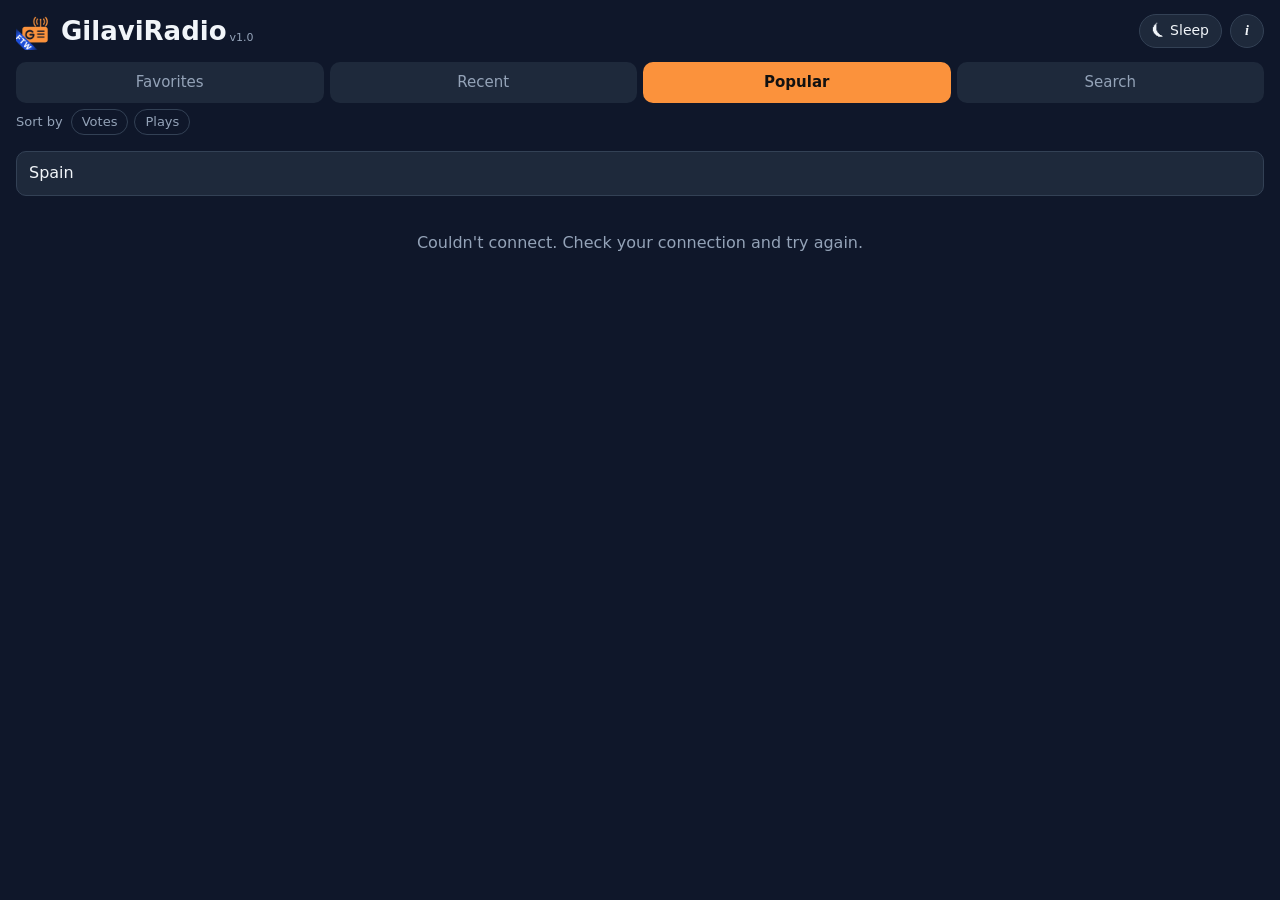
<file: index.html>
<!doctype html>
<html lang="es">
<head>
  <meta charset="utf-8">
  <meta name="viewport" content="width=device-width, initial-scale=1, viewport-fit=cover">
  <title>GilaviRadio</title>
  <meta name="apple-mobile-web-app-capable" content="yes">
  <meta name="mobile-web-app-capable" content="yes">
  <meta name="apple-mobile-web-app-status-bar-style" content="black-translucent">
  <meta name="apple-mobile-web-app-title" content="GilaviRadio">
  <meta name="theme-color" content="#0f172a">
  <link rel="apple-touch-icon" href="icons/apple-touch-icon.png?v=1.0.24">
  <link rel="manifest" href="manifest.webmanifest">
  <link rel="stylesheet" href="style.css?v=1.0.24">
  <script>
    // En la app de pantalla de inicio del iPhone, el alto que da el navegador a veces no incluye
    // la zona de la hora (unos 47 px) y la app se queda corta por abajo. Usamos el alto real de la pantalla.
    (function () {
      function setAppH() {
        var standalone = navigator.standalone || (window.matchMedia && matchMedia("(display-mode: standalone)").matches);
        var h = window.innerHeight;
        if (standalone && window.screen) {
          var land = window.matchMedia && matchMedia("(orientation: landscape)").matches;
          var sh = land ? Math.min(screen.width, screen.height) : Math.max(screen.width, screen.height);
          if (sh > h) h = sh;
        }
        document.documentElement.style.setProperty("--appH", h + "px");
      }
      setAppH();
      window.addEventListener("resize", setAppH);
      window.addEventListener("orientationchange", function () { setTimeout(setAppH, 300); });
      window.addEventListener("pageshow", setAppH);
    })();
  </script>
</head>
<body>
  <header class="top">
    <h1 class="appTitle"><img src="icons/icon-192.png?v=1.0.24" class="appLogo" alt="">GilaviRadio<small id="hdrVer" class="hdrVer">v1.0</small></h1>
    <div class="topBtns">
      <button id="sleepBtn" class="chip" title="Temporizador" data-i18n-title>⏾ <span id="sleepLabel" data-i18n>Apagar</span></button>
      <button id="infoBtn" class="chip round" aria-label="Información e historial" data-i18n-aria>i</button>
    </div>
  </header>

  <div class="stickyTop">
  <nav class="tabs">
    <button data-tab="favs" data-i18n>Favoritas</button>
    <button data-tab="recent" data-i18n>Recientes</button>
    <button data-tab="home" class="active" data-i18n>Populares</button>
    <button data-tab="search" data-i18n>Buscar</button>
  </nav>
  <div id="sortBar" class="sortBar">
    <span data-i18n>Ordenar por</span>
    <button data-sort="votes" data-i18n>Votos</button>
    <button data-sort="clickcount" data-i18n>Escuchas</button>
  </div>
  </div>

  <main>
    <section id="tab-home" class="tab active">
      <div class="filters">
        <select id="homeCountry" aria-label="País" data-i18n-aria></select>
      </div>
      <div class="scroll">
      <ul id="homeList" class="list"></ul>
      <button id="homeMore" class="more" hidden data-i18n>Cargar más</button>
      </div>
    </section>

    <section id="tab-search" class="tab">
      <button type="button" id="searchShow" class="searchShow" hidden><span>🔎</span><span id="searchSummary" class="sum"></span><span class="chg" data-i18n>Cambiar ▾</span></button>
      <form id="searchForm" class="filters">
        <div class="qWrap"><input id="qName" type="search" placeholder="Nombre de la emisora" data-i18n-ph autocomplete="off"><button type="button" id="qClear" class="qClear" aria-label="Borrar" data-i18n-aria hidden>✕</button></div>
        <div class="pickWrap"><button type="button" id="qCountryBtn" class="pickBtn" data-i18n>Cualquier país</button><button type="button" id="qCountryClear" class="qClear" aria-label="Quitar países" data-i18n-aria hidden>✕</button></div>
        <div class="pickWrap"><button type="button" id="qTagBtn" class="pickBtn" data-i18n>Cualquier género</button><button type="button" id="qTagClear" class="qClear" aria-label="Quitar géneros" data-i18n-aria hidden>✕</button></div>
        <button type="submit" id="searchGo" class="primary full">Buscar</button>
        <button type="button" id="rGo" class="primary third alt" data-i18n>🎲 Aleatoria</button>
        <button type="button" id="nearGo" class="primary third alt" data-i18n>📍 Cerca de mí</button>
        <button type="button" id="mapGo" class="primary third alt" data-i18n>🗺️ Mapa</button>
      </form>
      <div class="scroll">
      <div id="rCard" class="rCard" hidden>
        <img id="rLogo" class="rLogo" alt="" src="icons/icon-192.png">
        <div id="rName" class="rName"></div>
        <div id="rMeta" class="rMeta"></div>
        <button id="rFav" class="icon rFav" aria-label="Favorita" data-i18n-aria>☆</button>
        <button id="rNext" class="more rBtn" data-i18n>Siguiente ⏭</button>
      </div>
      <ul id="searchList" class="list"></ul>
      <button id="searchMore" class="more" hidden data-i18n>Cargar más</button>
      </div>
    </section>

    <section id="tab-recent" class="tab">
      <div class="scroll">
      <p id="recentEmpty" class="empty" data-i18n>Aquí aparecerán las últimas 10 emisoras que escuches.</p>
      <ul id="recentList" class="list"></ul>
      </div>
      <div id="recentBar" class="favBar" hidden>
        <button id="recentClear" class="chip" data-i18n>🗑 Borrar recientes</button>
      </div>
    </section>

    <section id="tab-favs" class="tab">
      <p id="favHelp" class="small" hidden data-i18n>Mantén el dedo en ≡ y arrastra cada emisora a su sitio (o usa A–Z / Más escuchadas). Después pulsa Guardar.</p>
      <div class="scroll">
      <p id="favsEmpty" class="empty" data-i18n>Aún no tienes favoritas. Pulsa ☆ en cualquier emisora para guardarla aquí.</p>
      <ul id="favsList" class="list"></ul>
      </div>
      <div id="favBar" class="favBar" hidden>
        <button id="favSortBtn" class="chip" data-i18n>↕ Editar orden</button>
        <span id="favSortTools" hidden>
          <button id="favAZ" class="chip">A–Z</button>
          <button id="favMost" class="chip" data-i18n>Más escuchadas</button>
          <span class="btnPair"><button id="favDone" class="chip on" data-i18n>Guardar</button><button id="favCancel" class="chip" data-i18n>Cancelar</button></span>
        </span>
      </div>
    </section>
    <button id="toTop" class="toTop" hidden aria-label="Volver arriba" data-i18n-aria>↑</button>
  </main>

  <footer id="player" class="player" hidden>
    <img id="pLogo" alt="">
    <div class="pInfo">
      <div id="pName" class="pName"></div>
      <div id="pStatus" class="pStatus"></div>
      <div id="pPop" class="pPop" hidden></div>
    </div>
    <button id="pVote" class="icon voteBtn" aria-label="Votar esta emisora" data-i18n-aria></button>
    <button id="pFav" class="icon" aria-label="Favorita" data-i18n-aria>☆</button>
    <button id="pToggle" class="icon big" aria-label="Reproducir" data-i18n-aria>▶</button>
  </footer>

  <div id="info" class="sheet" hidden>
    <div class="sheetHead">
      <h1 class="appTitle"><img src="icons/icon-192.png?v=1.0.24" class="appLogo" alt="">GilaviRadio<small class="hdrVer">v1.0</small></h1>
      <button id="infoClose" class="chip" data-i18n>Cerrar</button>
    </div>
    <nav class="stTabs infoTabs">
      <button data-it="hist" class="active" data-i18n>Historial de escuchas</button>
      <button data-it="info" data-i18n>Info</button>
    </nav>

    <div id="infoPaneHist">
    <h3 data-i18n>Tu historial de escucha</h3>
    <div class="statGrid">
      <div class="stat"><div id="statHours" class="statNum">0 h</div><div class="statLbl" data-i18n>de escucha</div></div>
      <div class="stat"><div id="statStations" class="statNum">0</div><div class="statLbl" data-i18n>emisoras distintas</div></div>
      <div class="stat"><div id="statCountries" class="statNum">0</div><div class="statLbl" data-i18n>países</div></div>
    </div>
    <p id="statSince" class="small"></p>

    <h3 data-i18n>Emisoras más escuchadas</h3>
    <ul id="statTopStations" class="rank"></ul>

    <h3 data-i18n>Países</h3>
    <ul id="statTopCountries" class="rank"></ul>
    <button id="statReset" class="more danger" data-i18n>Borrar historial</button>
    </div>

    <div id="infoPaneInfo" hidden>
    <h3 data-i18n>Sobre la app</h3>
    <div class="ftw"><b>Free to World (FTW)</b><p data-i18n>GilaviRadio es una app totalmente gratuita y libre de anuncios, hecha para que cualquiera pueda usarla sin gasto alguno. Eso es lo que significa la franja azul «FTW» del icono.</p></div>
    <p class="small" data-i18n-html="Las emisoras vienen de {0}, una base de datos abierta mantenida por voluntarios.">Las emisoras vienen de <a href="https://www.radio-browser.info" target="_blank" rel="noopener">Radio Browser</a>, una base de datos abierta mantenida por voluntarios.</p>
    <p class="small" data-i18n>Tus favoritas y tu historial se guardan solo en este iPhone. Si borras la app de la pantalla de inicio, se pierden.</p>
    <h3 data-i18n>Avisos legales</h3>
    <p class="small" data-i18n>GilaviRadio no tiene cuentas, anuncios ni seguimiento. Solo se conecta al directorio de emisoras, a las propias emisoras y a servicios de mapas y logos.</p>
    <p class="small" data-i18n>Los nombres y logos de las emisoras pertenecen a sus dueños. GilaviRadio no tiene relación con ellas: el audio lo emite cada emisora desde sus propios servidores.</p>
    <p class="small" data-i18n-html="Mapa: {0}, con {1}. Código de la app con licencia {2}.">Mapa: <a href="https://www.openstreetmap.org/copyright" target="_blank" rel="noopener">© OpenStreetMap contributors</a>, con <a href="https://leafletjs.com" target="_blank" rel="noopener">Leaflet</a>. Código de la app con licencia <a href="https://github.com/gilavi82/GilaviRadio/blob/main/LICENSE" target="_blank" rel="noopener">MIT</a>.</p>
    <p class="small"><a href="privacidad.html" target="_blank" rel="noopener" data-i18n>Política de privacidad</a></p>
    <label class="langPick"><span data-i18n>Idioma de la app</span><select id="langSel"></select></label>
    <p class="small"><span data-i18n>Versión</span> <span id="appVersion"></span></p>
    <button id="appRefresh" class="primary refreshBtn" data-i18n>↻ Actualizar la app</button>
    </div>
  </div>

  <div id="picker" class="sheet" hidden>
    <div class="sheetHead">
      <h2 id="pickTitle" data-i18n>Países</h2>
      <button id="pickDone" class="chip on" data-i18n>Listo</button>
    </div>
    <input id="pickFilter" class="pickFilter" type="search" placeholder="Escribe para filtrar" data-i18n-ph autocomplete="off">
    <p id="pickHint" class="small"></p>
    <ul id="pickList" class="pickList"></ul>
    <button id="pickClear" class="more" data-i18n>Quitar selección</button>
  </div>

  <div id="stSheet" class="sheet" hidden>
    <div class="sheetHead">
      <h2 data-i18n>Ficha de la emisora</h2>
      <button id="stClose" class="chip" data-i18n>Cerrar</button>
    </div>
    <div class="stHead"><img id="stLogo" alt=""><div id="stName" class="n"></div></div>
    <nav class="stTabs">
      <button data-st="rel" class="active" data-i18n>Relacionadas</button>
      <button data-st="info" data-i18n>Info</button>
    </nav>
    <div id="stPaneInfo" hidden>
    <div class="logoTools">
      <a id="stGoogle" class="chip linkChip" href="https://www.google.com/" target="_blank" rel="noopener" data-i18n>🔎 Buscar logo en Google</a>
      <button id="stPaste" class="chip" data-i18n>📋 Pegar logo</button>
      <button id="stLogoReset" class="chip" hidden data-i18n>Quitar mi logo</button>
    </div>
    <p class="small" data-i18n-html="En Google, mantén el dedo sobre el logo que te guste y pulsa {0}. Vuelve aquí y pulsa {1}."><b data-i18n>Copiar</b><b data-i18n>Pegar logo</b></p>
    <ul id="stInfo" class="kv"></ul>
    <p class="small" data-i18n>Algunas emisoras no tienen todos los datos rellenos.</p>
    </div>
    <div id="stPaneRel">
      <div id="relSortBar" class="sortBar">
        <span data-i18n>Ordenar por</span>
        <button data-sort="votes" data-i18n>Votos</button>
        <button data-sort="clickcount" data-i18n>Escuchas</button>
      </div>
      <div id="relScroll">
      <p class="small" data-i18n>Primero otras de la misma cadena y después del mismo género, empezando por las del mismo país.</p>
      <ul id="stRelated" class="list"></ul>
      </div>
      <button id="relTop" class="toTop" hidden aria-label="Volver arriba" data-i18n-aria>↑</button>
    </div>

  </div>

  <div id="mapSheet" class="sheet mapSheet" hidden>
    <div class="sheetHead">
      <h2 data-i18n>Mapa</h2>
      <div class="topBtns">
        <button id="mapLocate" class="chip" data-i18n>📍 Dónde estoy</button>
        <button id="mapClose" class="chip" data-i18n>Cerrar</button>
      </div>
    </div>
    <form id="mapSearch" class="mapSearch">
      <div class="qWrap"><input id="mapQ" type="search" placeholder="Buscar ciudad o lugar" data-i18n-ph autocomplete="off" enterkeyhint="search"><button type="button" id="mapQClear" class="qClear" aria-label="Borrar" data-i18n-aria hidden>✕</button></div>
      <ul id="mapResults" class="mapResults" hidden></ul>
    </form>
    <p id="mapHint" class="small" data-i18n>Cargando mapa…</p>
    <div id="map"></div>
    <div id="mapList" class="mapList" hidden>
      <div class="mapListHead"><b id="mapListTitle"></b><button id="mapZoom" class="chip" data-i18n>🔍 Acercar</button><button id="mapListClose" class="chip">✕</button></div>
      <ul id="mapListUl" class="list"></ul>
    </div>
  </div>

  <div id="sleepSheet" class="sheet" hidden>
    <div>
      <div class="sheetHead">
        <h1 class="appTitle"><img src="icons/icon-192.png?v=1.0.24" class="appLogo" alt="">GilaviRadio<small class="hdrVer">v1.0</small></h1>
        <button id="sleepClose" class="chip" data-i18n>Cerrar</button>
      </div>
      <h2 class="sheetTitle" data-i18n>Apagar la radio</h2>
      <p id="sleepState" class="small"></p>
      <div class="sleepGrid">
        <button data-min="15">15 min</button>
        <button data-min="30">30 min</button>
        <button data-min="45">45 min</button>
        <button data-min="60" data-i18n>1 hora</button>
        <button data-min="90" data-i18n>1 h 30</button>
        <button data-min="120" data-i18n>2 horas</button>
      </div>
      <form id="sleepCustomForm" class="sleepCustom">
        <input id="sleepCustom" type="number" inputmode="numeric" min="1" max="1440" placeholder="Minutos personalizados" data-i18n-ph>
        <button type="submit" class="primary" data-i18n>Activar</button>
      </form>
      <button id="sleepOff" class="more danger" hidden data-i18n>Desactivar temporizador</button>
    </div>
  </div>

  <div id="updateBar" class="updateBar" hidden>
    <span data-i18n>Hay una versión nueva</span>
    <button id="updateNow" class="primary" data-i18n>Actualizar</button>
  </div>

  <audio id="audio" preload="none"></audio>
  <div id="toast" class="toast" hidden></div>

  <script src="i18n.js?v=1.0.24"></script>
  <script src="tz.js?v=1.0.24"></script>
  <script src="app.js?v=1.0.24"></script>
</body>
</html>
</file>
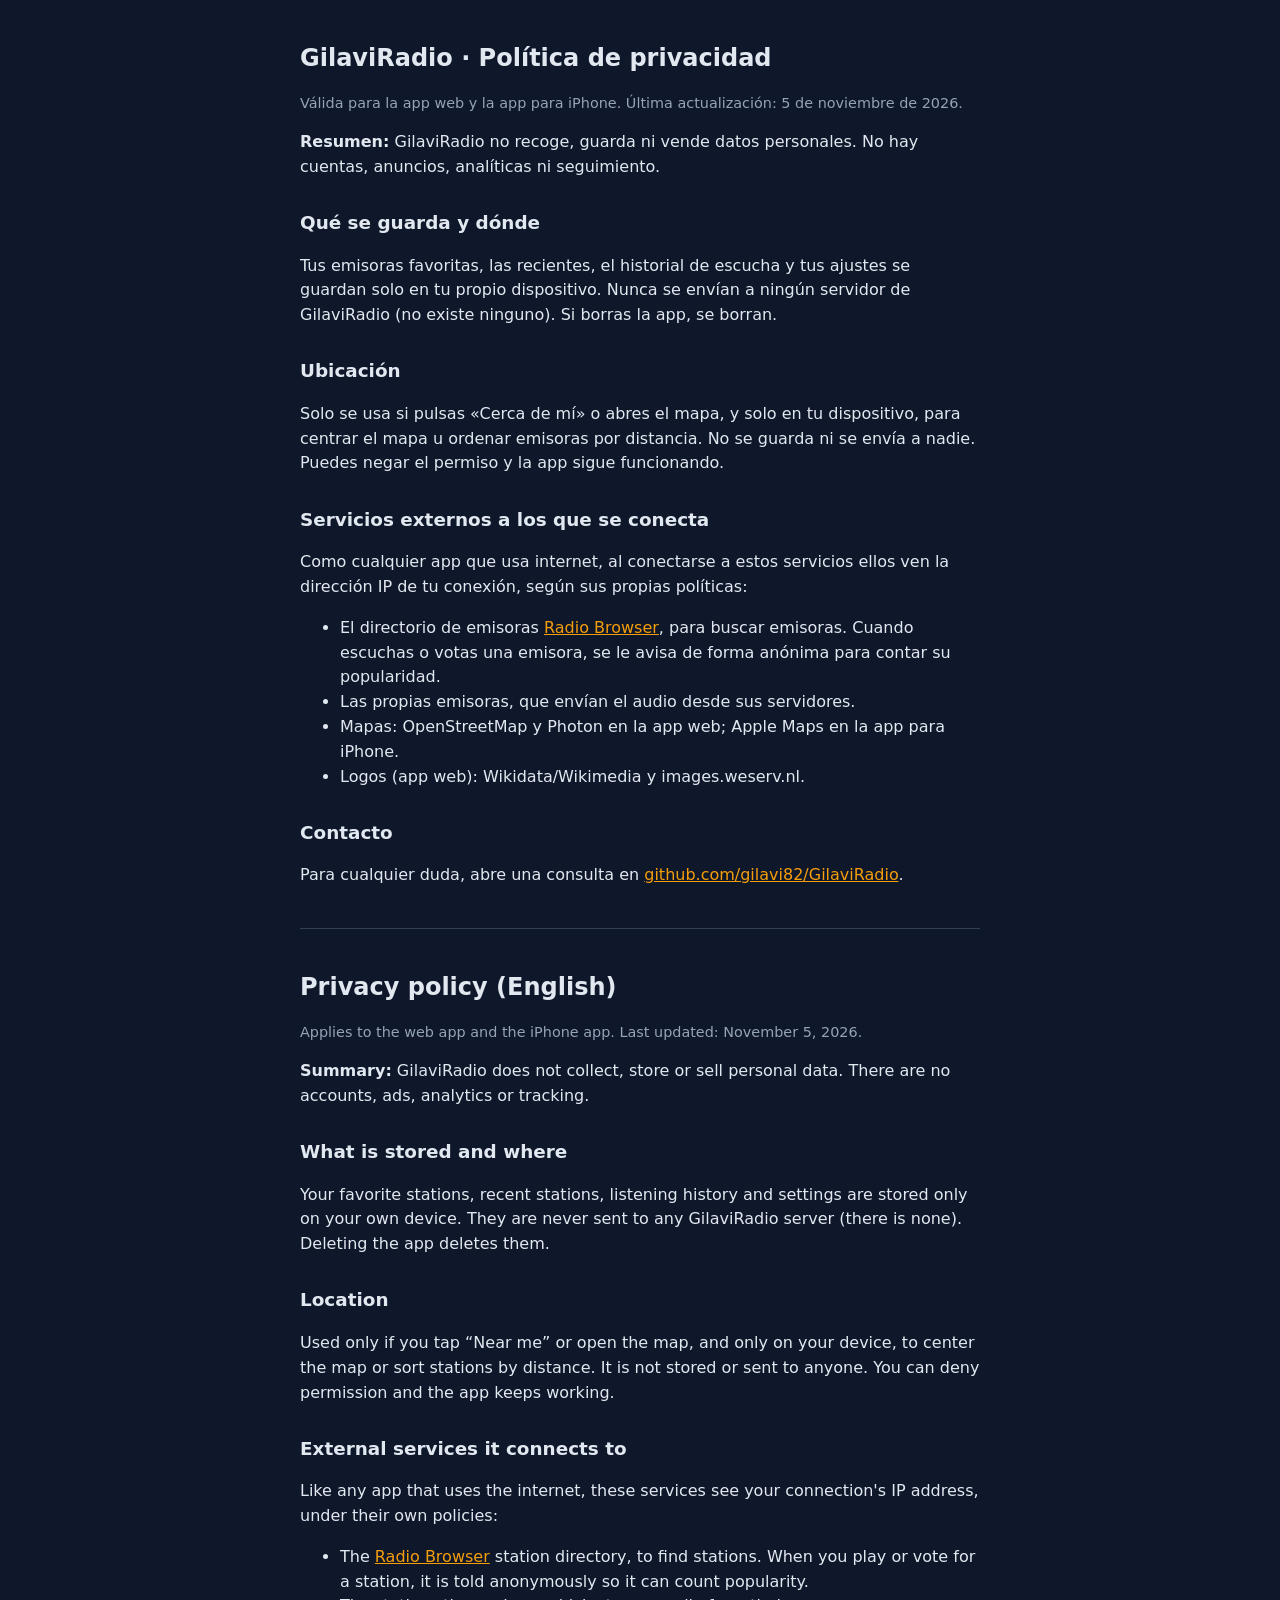
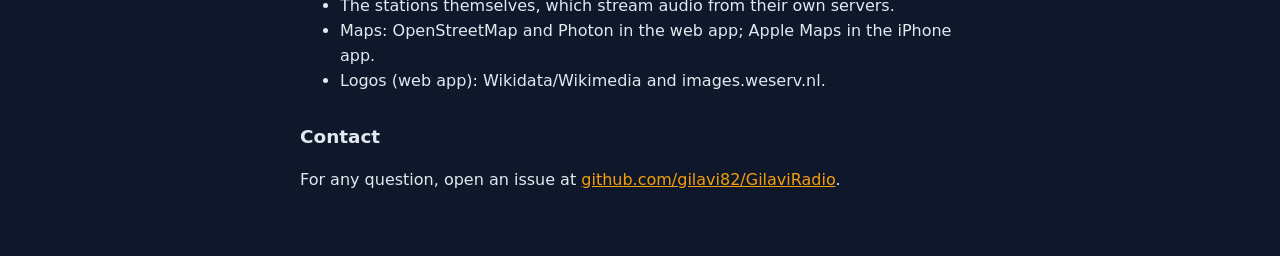
<file: privacidad.html>
<!DOCTYPE html>
<html lang="es">
<head>
<meta charset="utf-8">
<meta name="viewport" content="width=device-width, initial-scale=1">
<title>GilaviRadio · Política de privacidad</title>
<style>
  :root { color-scheme: light dark; }
  body { font: 16px/1.55 -apple-system, system-ui, sans-serif; max-width: 680px; margin: 0 auto; padding: 24px 16px 48px; background: #0f172a; color: #e2e8f0; }
  h1 { font-size: 1.5em; margin-bottom: 0.2em; } h2 { font-size: 1.15em; margin-top: 1.6em; }
  a { color: #f59e0b; } .small { color: #94a3b8; font-size: 0.9em; } hr { border: 0; border-top: 1px solid #334155; margin: 40px 0; }
</style>
</head>
<body>
<h1>GilaviRadio · Política de privacidad</h1>
<p class="small">Válida para la app web y la app para iPhone. Última actualización: 5 de noviembre de 2026.</p>

<p><b>Resumen:</b> GilaviRadio no recoge, guarda ni vende datos personales. No hay cuentas, anuncios, analíticas ni seguimiento.</p>

<h2>Qué se guarda y dónde</h2>
<p>Tus emisoras favoritas, las recientes, el historial de escucha y tus ajustes se guardan solo en tu propio dispositivo. Nunca se envían a ningún servidor de GilaviRadio (no existe ninguno). Si borras la app, se borran.</p>

<h2>Ubicación</h2>
<p>Solo se usa si pulsas «Cerca de mí» o abres el mapa, y solo en tu dispositivo, para centrar el mapa u ordenar emisoras por distancia. No se guarda ni se envía a nadie. Puedes negar el permiso y la app sigue funcionando.</p>

<h2>Servicios externos a los que se conecta</h2>
<p>Como cualquier app que usa internet, al conectarse a estos servicios ellos ven la dirección IP de tu conexión, según sus propias políticas:</p>
<ul>
  <li>El directorio de emisoras <a href="https://www.radio-browser.info">Radio Browser</a>, para buscar emisoras. Cuando escuchas o votas una emisora, se le avisa de forma anónima para contar su popularidad.</li>
  <li>Las propias emisoras, que envían el audio desde sus servidores.</li>
  <li>Mapas: OpenStreetMap y Photon en la app web; Apple Maps en la app para iPhone.</li>
  <li>Logos (app web): Wikidata/Wikimedia y images.weserv.nl.</li>
</ul>

<h2>Contacto</h2>
<p>Para cualquier duda, abre una consulta en <a href="https://github.com/gilavi82/GilaviRadio/issues">github.com/gilavi82/GilaviRadio</a>.</p>

<hr>

<h1 lang="en">Privacy policy (English)</h1>
<div lang="en">
<p class="small">Applies to the web app and the iPhone app. Last updated: November 5, 2026.</p>
<p><b>Summary:</b> GilaviRadio does not collect, store or sell personal data. There are no accounts, ads, analytics or tracking.</p>
<h2>What is stored and where</h2>
<p>Your favorite stations, recent stations, listening history and settings are stored only on your own device. They are never sent to any GilaviRadio server (there is none). Deleting the app deletes them.</p>
<h2>Location</h2>
<p>Used only if you tap “Near me” or open the map, and only on your device, to center the map or sort stations by distance. It is not stored or sent to anyone. You can deny permission and the app keeps working.</p>
<h2>External services it connects to</h2>
<p>Like any app that uses the internet, these services see your connection's IP address, under their own policies:</p>
<ul>
  <li>The <a href="https://www.radio-browser.info">Radio Browser</a> station directory, to find stations. When you play or vote for a station, it is told anonymously so it can count popularity.</li>
  <li>The stations themselves, which stream audio from their own servers.</li>
  <li>Maps: OpenStreetMap and Photon in the web app; Apple Maps in the iPhone app.</li>
  <li>Logos (web app): Wikidata/Wikimedia and images.weserv.nl.</li>
</ul>
<h2>Contact</h2>
<p>For any question, open an issue at <a href="https://github.com/gilavi82/GilaviRadio/issues">github.com/gilavi82/GilaviRadio</a>.</p>
</div>
</body>
</html>
</file>
<file: style.css>
[hidden] { display: none !important; }
:root {
  --bg: #0f172a;
  --card: #1e293b;
  --line: #334155;
  --text: #f1f5f9;
  --muted: #94a3b8;
  --accent: #fb923c;
}
* { box-sizing: border-box; -webkit-tap-highlight-color: transparent; }
html, body { margin: 0; background: var(--bg); color: var(--text); }
/* La pantalla no se desplaza entera: cabecera, pestañas y filtros quedan fijos,
   solo se mueve la lista de emisoras (.scroll). La caja de reproducción va abajo del todo. */
html, body { height: 100%; overflow: hidden; overscroll-behavior: none; }
html { height: var(--appH, 100%); }
body {
  font: 16px/1.4 -apple-system, BlinkMacSystemFont, "SF Pro Text", system-ui, sans-serif;
  padding: env(safe-area-inset-top) 0 0; box-sizing: border-box;
  height: 100vh; height: 100dvh; height: var(--appH, 100dvh); display: flex; flex-direction: column;
}
main { flex: 1; min-height: 0; display: flex; flex-direction: column; position: relative; }
body:has(#player[hidden]) main { padding-bottom: env(safe-area-inset-bottom); }
.scroll { flex: 1; min-height: 0; overflow-y: auto; -webkit-overflow-scrolling: touch; overscroll-behavior: contain; margin: 0 -16px; padding: 0 16px 8px; }
button, input, select { font: inherit; color: inherit; }
.top { display: flex; align-items: center; justify-content: space-between; padding: 12px 16px 4px; }
.top h1 { margin: 0; font-size: 28px; display: flex; align-items: center; gap: 8px; }
.appLogo { width: 34px; height: 34px; }
.chip { background: var(--card); border: 1px solid var(--line); border-radius: 999px; padding: 6px 12px; font-size: 14px; }
.chip.on { border-color: var(--accent); color: var(--accent); }

.stickyTop { position: sticky; top: 0; background: var(--bg); z-index: 5; }
.tabs { display: flex; gap: 6px; padding: 8px 16px 4px; }
.sortBar { display: flex; align-items: center; gap: 6px; padding: 2px 16px 8px; font-size: 13px; color: var(--muted); }
.sortBar span { margin-inline-end: 2px; }
.sortBar button { background: transparent; border: 1px solid var(--line); border-radius: 999px; padding: 3px 10px; font-size: 13px; color: var(--muted); }
.sortBar button.on { background: var(--card); border-color: var(--accent); color: var(--accent); font-weight: 600; }
.tabs button { flex: 1; min-width: 0; background: var(--card); border: 0; border-radius: 10px; padding: 10px 0; color: var(--muted); font-size: 15px; }
.tabs button.active { background: var(--accent); color: #111; font-weight: 600; }

.tab { display: none; padding: 0 16px; }
.tab.active { display: flex; flex-direction: column; flex: 1; min-height: 0; }

.filters { display: flex; flex-wrap: wrap; gap: 8px; margin: 8px 0 12px; }
.filters input, .filters select {
  flex: 1 1 45%; min-width: 0; background: var(--card); border: 1px solid var(--line);
  border-radius: 10px; padding: 10px 12px; -webkit-appearance: none; appearance: none;
}
.filters input { flex-basis: 100%; }
.qWrap { position: relative; flex-basis: 100%; display: flex; }
.qWrap input { flex: 1; padding-inline-end: 44px; }
.qWrap input::-webkit-search-cancel-button { -webkit-appearance: none; display: none; }
.qClear { position: absolute; inset-inline-end: 4px; top: 50%; transform: translateY(-50%); width: 32px; height: 32px; border: 0; border-radius: 50%; background: var(--line); color: var(--text); font-size: 15px; }
.primary { flex-basis: 100%; background: var(--accent); color: #111; border: 0; border-radius: 10px; padding: 11px; font-weight: 600; }

.list { list-style: none; margin: 0; padding: 0; }
.st { display: flex; align-items: center; gap: 12px; padding: 10px 0; border-bottom: 1px solid var(--line); }
.st.playing .stName { color: var(--accent); }
.player img { width: 42px !important; height: 42px !important; }
.st img, .player img { width: 48px; height: 48px; border-radius: 10px; background: #fff; object-fit: contain; flex: none; }
.stMain { flex: 1; min-width: 0; }
.stName { font-weight: 600; white-space: nowrap; overflow: hidden; text-overflow: ellipsis; }
.stDown { color: #f87171; font-size: 12px; margin-top: 2px; white-space: pre-line; }
.st.down img { opacity: .55; }
.stPop { color: var(--muted); font-size: 12px; margin-top: 1px; white-space: nowrap; overflow: hidden; text-overflow: ellipsis; }
.stMeta { color: var(--muted); font-size: 13px; white-space: nowrap; overflow: hidden; text-overflow: ellipsis; }
.icon { background: none; border: 0; font-size: 22px; padding: 6px 8px; color: var(--muted); }
.icon.fav { color: var(--accent); }
.icon.big { font-size: 28px; color: var(--text); width: 52px; }
.more { display: block; width: 100%; margin: 12px 0; background: var(--card); border: 1px solid var(--line); border-radius: 10px; padding: 12px; }
.empty, .msg { color: var(--muted); text-align: center; padding: 24px 8px; }

.player {
  position: relative; flex: none;
  display: flex; align-items: center; gap: 8px; padding: 5px 10px;
  background: var(--card); line-height: 1.25;
  /* Caja flotante con las cuatro esquinas redondeadas, pegada abajo justo encima de la raya de inicio */
  border: 1px solid var(--line); border-radius: 18px; z-index: 10;
  margin: 4px 8px max(6px, calc(env(safe-area-inset-bottom) - 14px));
  padding: 7px 10px !important;
  box-shadow: 0 6px 20px rgba(0,0,0,.35);
}
.pInfo { flex: 1; min-width: 0; }
.player .icon { padding: 4px 6px; }
.pName { font-size: 15px; font-weight: 600; white-space: nowrap; overflow: hidden; text-overflow: ellipsis; }
.voteIcon { display: inline-block; vertical-align: -0.12em; margin-inline-end: 3px; font-size: 0.95em; }
.voteIcon svg { display: block; }
.voteBtn { font-size: 21px; display: flex; align-items: center; }
.voteBtn svg { display: block; }
.voteBtn.voted { color: var(--accent); }
.trendUp { color: #22c55e; font-weight: 600; }
.trendDown { color: #ef4444; font-weight: 600; }
.pPop { color: var(--muted); font-size: 12px; white-space: nowrap; overflow: hidden; text-overflow: ellipsis; }
.pStatus { color: var(--muted); font-size: 13px; white-space: nowrap; overflow: hidden; text-overflow: ellipsis; }

.toast {
  position: fixed; left: 50%; transform: translateX(-50%); bottom: calc(92px + env(safe-area-inset-bottom));
  background: #000; color: #fff; padding: 10px 16px; border-radius: 10px; font-size: 14px; z-index: 20; max-width: 90%;
}

.topBtns { display: flex; gap: 8px; align-items: center; }
.chip.round { width: 34px; height: 34px; padding: 0; font-weight: 700; font-family: Georgia, serif; font-style: italic; }

.sheet {
  position: fixed; inset: 0; z-index: 30; overflow-y: auto; background: var(--bg);
  padding: calc(env(safe-area-inset-top) + 12px) 16px calc(env(safe-area-inset-bottom) + 24px);
}
.sheetHead { display: flex; align-items: center; justify-content: space-between; }
.sheetHead h2 { margin: 0; font-size: 28px; }
.sheet h3 { margin: 24px 0 10px; font-size: 18px; }
.statGrid { display: grid; grid-template-columns: repeat(3, 1fr); gap: 8px; }
.stat { background: var(--card); border: 1px solid var(--line); border-radius: 12px; padding: 12px 8px; text-align: center; }
.statNum { font-size: 22px; font-weight: 700; color: var(--accent); font-variant-numeric: tabular-nums; }
.statLbl { font-size: 12px; color: var(--muted); }
.small { color: var(--muted); font-size: 14px; }
.small a { color: var(--accent); }
.ftw { border-inline-start: 4px solid #1d4ed8; background: rgba(29, 78, 216, .1); border-radius: 10px; padding: 10px 12px; margin: 8px 0 12px; }
.ftw b { color: #3b6cf0; }
.ftw p { margin: 4px 0 0; font-size: 14px; }
.rank { list-style: none; margin: 0; padding: 0; }
.rank li { display: flex; justify-content: space-between; gap: 12px; padding: 8px 0; border-bottom: 1px solid var(--line); }
.rank li span:first-of-type { flex: 1; min-width: 0; overflow: hidden; text-overflow: ellipsis; white-space: nowrap; }
.rank li span:last-child { color: var(--muted); font-variant-numeric: tabular-nums; flex: none; }
.danger { color: #f87171; }

.rCard { background: var(--card); border: 1px solid var(--line); border-radius: 16px; padding: 20px 16px 16px; text-align: center; margin: 0 0 12px; position: relative; }
.rLogo { width: 96px; height: 96px; border-radius: 20px; object-fit: contain; background: #fff; }
.rName { font-size: 22px; font-weight: 700; margin-top: 14px; overflow-wrap: anywhere; }
.rMeta { color: var(--muted); font-size: 14px; margin-top: 6px; white-space: pre-line; }
.rFav { position: absolute; top: 8px; inset-inline-end: 8px; font-size: 26px; }
.rBtn { display: block; width: 100%; margin-top: 12px; font-size: 18px; padding: 14px; }
.primary.half { flex: 1 1 40%; }
.primary.full { flex: 1 1 100%; }
.primary.third { flex: 1 1 28%; min-width: 0; font-size: 14px; padding-left: 4px; padding-right: 4px; white-space: nowrap; }
.mapSheet { display: flex; flex-direction: column; overflow: hidden; padding-bottom: 0; }
/* Con el mapa abierto, la caja de reproducción flota encima del mapa (no se corta) */
body.mapOpen .player { z-index: 40; }
.mapSheet .small { margin: 6px 0 0; }
#map { flex: 1; margin: 8px -16px 0; background: #0b1220; }
.leaflet-container { font: inherit; }
.darkTiles { filter: invert(1) hue-rotate(180deg) brightness(.9) contrast(.85) saturate(.6); }
.leaflet-popup-content-wrapper, .leaflet-popup-tip { background: var(--card); color: var(--text); }
.leaflet-popup-content { margin: 10px 12px; min-width: 170px; }
.mapPop b { display: block; font-size: 15px; }
.mapPop span { display: block; color: var(--muted); font-size: 12px; margin: 2px 0 8px; }
.mapPop button { width: 100%; background: var(--accent); color: #111; border: 0; border-radius: 8px; padding: 8px; font-weight: 600; }
.marker-cluster-small, .marker-cluster-medium, .marker-cluster-large { background: rgba(251,146,60,.35) !important; }
.marker-cluster-small div, .marker-cluster-medium div, .marker-cluster-large div { background: #fb923c !important; color: #111 !important; font-weight: 700; }
.primary.alt { background: var(--card); color: var(--text); border: 1px solid var(--accent); }


.sleepGrid { display: grid; grid-template-columns: repeat(3, 1fr); gap: 8px; margin: 12px 0; }
.sleepGrid button { background: var(--card); border: 1px solid var(--line); border-radius: 10px; padding: 12px 0; }
.sleepCustom { display: flex; gap: 8px; }
.sleepCustom input { flex: 1; min-width: 0; background: var(--card); border: 1px solid var(--line); border-radius: 10px; padding: 10px 12px; font-size: 16px; }
.sleepCustom .primary { flex: none; flex-basis: auto; padding: 11px 18px; }
#sleepSheet h2 { font-size: 26px; }
.refreshBtn { display: block; width: 100%; margin-top: 16px; padding: 13px; }
.updateBar { position: fixed; left: 8px; right: 8px; top: calc(env(safe-area-inset-top) + 8px); z-index: 25; display: flex; align-items: center; justify-content: space-between; gap: 8px; background: var(--card); border: 1px solid var(--accent); border-radius: 12px; padding: 8px 8px 8px 14px; }
.updateBar .primary { flex: none; flex-basis: auto; padding: 8px 14px; }
.pickBtn { flex: 1 1 45%; min-width: 0; background: var(--card); border: 1px solid var(--line); border-radius: 10px; padding: 10px 12px; text-align: start; white-space: nowrap; overflow: hidden; text-overflow: ellipsis; }
.pickWrap { position: relative; flex: 1 1 45%; min-width: 0; display: flex; }
.pickWrap .pickBtn { flex: 1; }
.pickWrap .pickBtn.on { padding-inline-end: 42px; }
.pickBtn.on { border-color: var(--accent); color: var(--accent); }
.pickFilter { width: 100%; margin-top: 12px; background: var(--card); border: 1px solid var(--line); border-radius: 10px; padding: 10px 12px; font-size: 16px; }
.pickList { list-style: none; margin: 0; padding: 0; }
.pickList li { display: flex; align-items: center; gap: 12px; padding: 11px 2px; border-bottom: 1px solid var(--line); }
.pickList .chk { width: 24px; height: 24px; border-radius: 6px; border: 2px solid var(--line); flex: none; display: flex; align-items: center; justify-content: center; font-size: 15px; font-weight: 700; color: #111; }
.pickList li.sel .chk { background: var(--accent); border-color: var(--accent); }
.pickList .pName2 { flex: 1; min-width: 0; overflow: hidden; text-overflow: ellipsis; white-space: nowrap; }
.pickList .pCount { color: var(--muted); font-size: 14px; font-variant-numeric: tabular-nums; }
.favBar { flex: none; display: flex; justify-content: flex-end; padding: 6px 0 8px; }
#favSortTools { display: flex; gap: 6px; flex-wrap: wrap; justify-content: flex-end; }
.dragHandle { flex: none; width: 48px; height: 44px; display: flex; align-items: center; justify-content: center; font-size: 28px; color: var(--muted); touch-action: none; user-select: none; -webkit-user-select: none; cursor: grab; }
.st.dragging { position: relative; z-index: 5; background: var(--card); border-radius: 12px; box-shadow: 0 8px 24px rgba(0,0,0,.5); }
#favsList.sorting .st { user-select: none; -webkit-user-select: none; -webkit-touch-callout: none; }
.pInfo, #pLogo { cursor: pointer; }
.pName::after { content: " ⓘ"; color: var(--muted); font-weight: 400; font-size: 13px; }
.stHead { display: flex; gap: 14px; align-items: center; margin: 16px 0 8px; }
.stHead img { width: 72px; height: 72px; border-radius: 14px; object-fit: contain; background: #fff; flex: none; }
.linkChip { text-decoration: none; display: inline-flex; align-items: center; color: var(--text); }
.stTabs { display: flex; gap: 6px; margin: 4px 0 10px; }
.stTabs button { flex: 1; background: var(--card); border: 0; border-radius: 10px; padding: 9px 0; color: var(--muted); }
.stTabs button.active { background: var(--accent); color: #111; font-weight: 600; }
.logoTools { display: flex; flex-wrap: wrap; gap: 8px; margin: 4px 0; }
.stHead .n { font-size: 20px; font-weight: 700; overflow-wrap: anywhere; }
.kv { list-style: none; margin: 0; padding: 0; }
.kv li { display: flex; gap: 12px; padding: 9px 0; border-bottom: 1px solid var(--line); font-size: 15px; }
.kv .k { color: var(--muted); width: 42%; flex: none; }
.kv .v { flex: 1; min-width: 0; overflow-wrap: anywhere; }
.kv a { color: var(--accent); }
#stSheet, #picker { z-index: 35; }
/* Sin barra de desplazamiento lateral en ningún sitio */
html, body, * { scrollbar-width: none; -ms-overflow-style: none; }
html::-webkit-scrollbar, body::-webkit-scrollbar, *::-webkit-scrollbar { display: none; width: 0; height: 0; background: transparent; }

/* Buscar: al bajar por la lista se pliega el buscador y queda una barra para volver a abrirlo */
.searchShow { display: flex; align-items: center; gap: 8px; width: 100%; margin: 8px 0; background: var(--card); border: 1px solid var(--accent); border-radius: 10px; padding: 10px 12px; color: var(--text); text-align: left; }
.searchShow .sum { flex: 1; min-width: 0; white-space: nowrap; overflow: hidden; text-overflow: ellipsis; }
.searchShow .chg { color: var(--accent); font-weight: 600; font-size: 14px; flex: none; }
#tab-search.folded #searchForm { display: none; }

.mapSearch { position: relative; margin-top: 10px; display: flex; }
.mapSearch input { flex: 1; min-width: 0; background: var(--card); border: 1px solid var(--line); border-radius: 10px; padding-block: 10px; padding-inline: 12px 44px; color: var(--text); -webkit-appearance: none; appearance: none; font-size: 16px; }
.mapSearch input::-webkit-search-cancel-button { display: none; }
.mapResults { position: absolute; z-index: 1001; top: 100%; left: 0; right: 0; margin: 4px 0 0; padding: 0; list-style: none; background: var(--card); border: 1px solid var(--line); border-radius: 10px; max-height: 50vh; overflow-y: auto; box-shadow: 0 10px 30px rgba(0,0,0,.5); }
.mapResults li { padding: 10px 12px; border-bottom: 1px solid var(--line); font-size: 15px; }
.mapResults li:last-child { border-bottom: 0; }
.mapResults li small { display: block; color: var(--muted); font-size: 12px; white-space: nowrap; overflow: hidden; text-overflow: ellipsis; }

/* Lista de emisoras al tocar un punto o grupo del mapa (encima del mapa, sobre el reproductor) */
.mapList { position: absolute; left: 8px; right: 8px; z-index: 1002; bottom: calc(max(6px, env(safe-area-inset-bottom) - 14px) + 76px);
  max-height: 48%; display: flex; flex-direction: column; background: var(--bg); border: 1px solid var(--line); border-radius: 16px; box-shadow: 0 10px 30px rgba(0,0,0,.55); overflow: hidden; }
.mapListHead { display: flex; align-items: center; gap: 8px; padding: 10px 12px 6px; }
.mapListHead b { flex: 1; }
#mapListUl { overflow-y: auto; padding: 0 12px; margin: 0; overscroll-behavior: contain; }
body:has(#player[hidden]) .mapList { bottom: max(10px, env(safe-area-inset-bottom)); }

.stHead .n { flex: 1; min-width: 0; }

/* Ficha: título, logo y pestañas fijos; solo se desplaza el contenido de la pestaña */
#stSheet { display: flex; flex-direction: column; overflow: hidden; padding-bottom: 0; }
#stPaneInfo, #stPaneRel { flex: 1; min-height: 0; overflow-y: auto; overscroll-behavior: contain; margin: 0 -16px; padding: 0 16px calc(env(safe-area-inset-bottom) + 24px); }

.btnPair { display: inline-flex; gap: 6px; flex: none; white-space: nowrap; }
.toTop { position: absolute; inset-inline-end: 16px; bottom: 12px; z-index: 6; width: 44px; height: 44px; border-radius: 50%; border: 1px solid var(--line); background: var(--card); color: var(--accent); font-size: 22px; font-weight: 700; box-shadow: 0 4px 14px rgba(0,0,0,.45); display: flex; align-items: center; justify-content: center; padding: 0; }
.toTop[hidden] { display: none; }
.toTop.aboveBar { bottom: 58px; }
.hdrVer { font-size: 11px; font-weight: 500; color: var(--muted); margin-inline-start: -4px; align-self: flex-end; margin-bottom: 5px; }
#sleepBtn { white-space: nowrap; }
.top h1 { min-width: 0; font-size: 26px; gap: 7px; }
.top { gap: 8px; }
.hdrVer { flex: none; }
#stPaneRel:not([hidden]) { display: flex; flex-direction: column; overflow: hidden; position: relative; padding-bottom: 0; }
#relSortBar { flex: none; padding: 0 0 8px; }
#relScroll { flex: 1; min-height: 0; overflow-y: auto; overscroll-behavior: contain; margin: 0 -16px; padding: 0 16px calc(env(safe-area-inset-bottom) + 24px); }
#relTop { bottom: calc(env(safe-area-inset-bottom) + 12px); }
.rank li.playable { cursor: pointer; }
.rank li.playable span:first-child { color: var(--text, inherit); }
.rank li.playable:active { background: var(--card); }
.rankLogo { width: 26px; height: 26px; border-radius: 6px; object-fit: contain; background: #fff; flex: none; align-self: center; margin-inline-end: -4px; }
/* Icono de la cabecera = icono de la app (con la franja FTW) */
.top h1 .appLogo { flex: none; width: 38px; height: 38px; border-radius: 9px; }
/* Misma cabecera (icono + GilaviRadio + versión) en Temporizador e Info */
.sheetHead { gap: 8px; }
.sheetHead h1.appTitle { margin: 0; min-width: 0; font-size: 26px; display: flex; align-items: center; gap: 7px; }
.sheetHead h1.appTitle .appLogo { flex: none; width: 38px; height: 38px; border-radius: 9px; }
.sheetHead .chip { flex: none; }
.sheetTitle { margin: 18px 0 4px; font-size: 22px; }
/* Idioma de la app (Info) */
.langPick { display: flex; align-items: center; justify-content: space-between; gap: 12px; margin: 16px 0 8px; font-size: 15px; }
.langPick select { flex: 0 1 60%; min-width: 0; background: var(--card); color: var(--text); border: 1px solid var(--line); border-radius: 10px; padding: 9px 12px; font-size: 16px; }
/* Árabe (de derecha a izquierda): el mapa y los números de versión siguen de izquierda a derecha */
#map, .leaflet-container { direction: ltr; }
[dir="rtl"] .hdrVer, [dir="rtl"] #appVersion { direction: ltr; unicode-bidi: isolate; }
/* Pestañas de Info a la misma altura y tamaño que el menú principal */
.infoTabs { margin: 12px 0 10px; }
.infoTabs button { padding: 10px 0; font-size: 15px; min-width: 0; }
</file>
